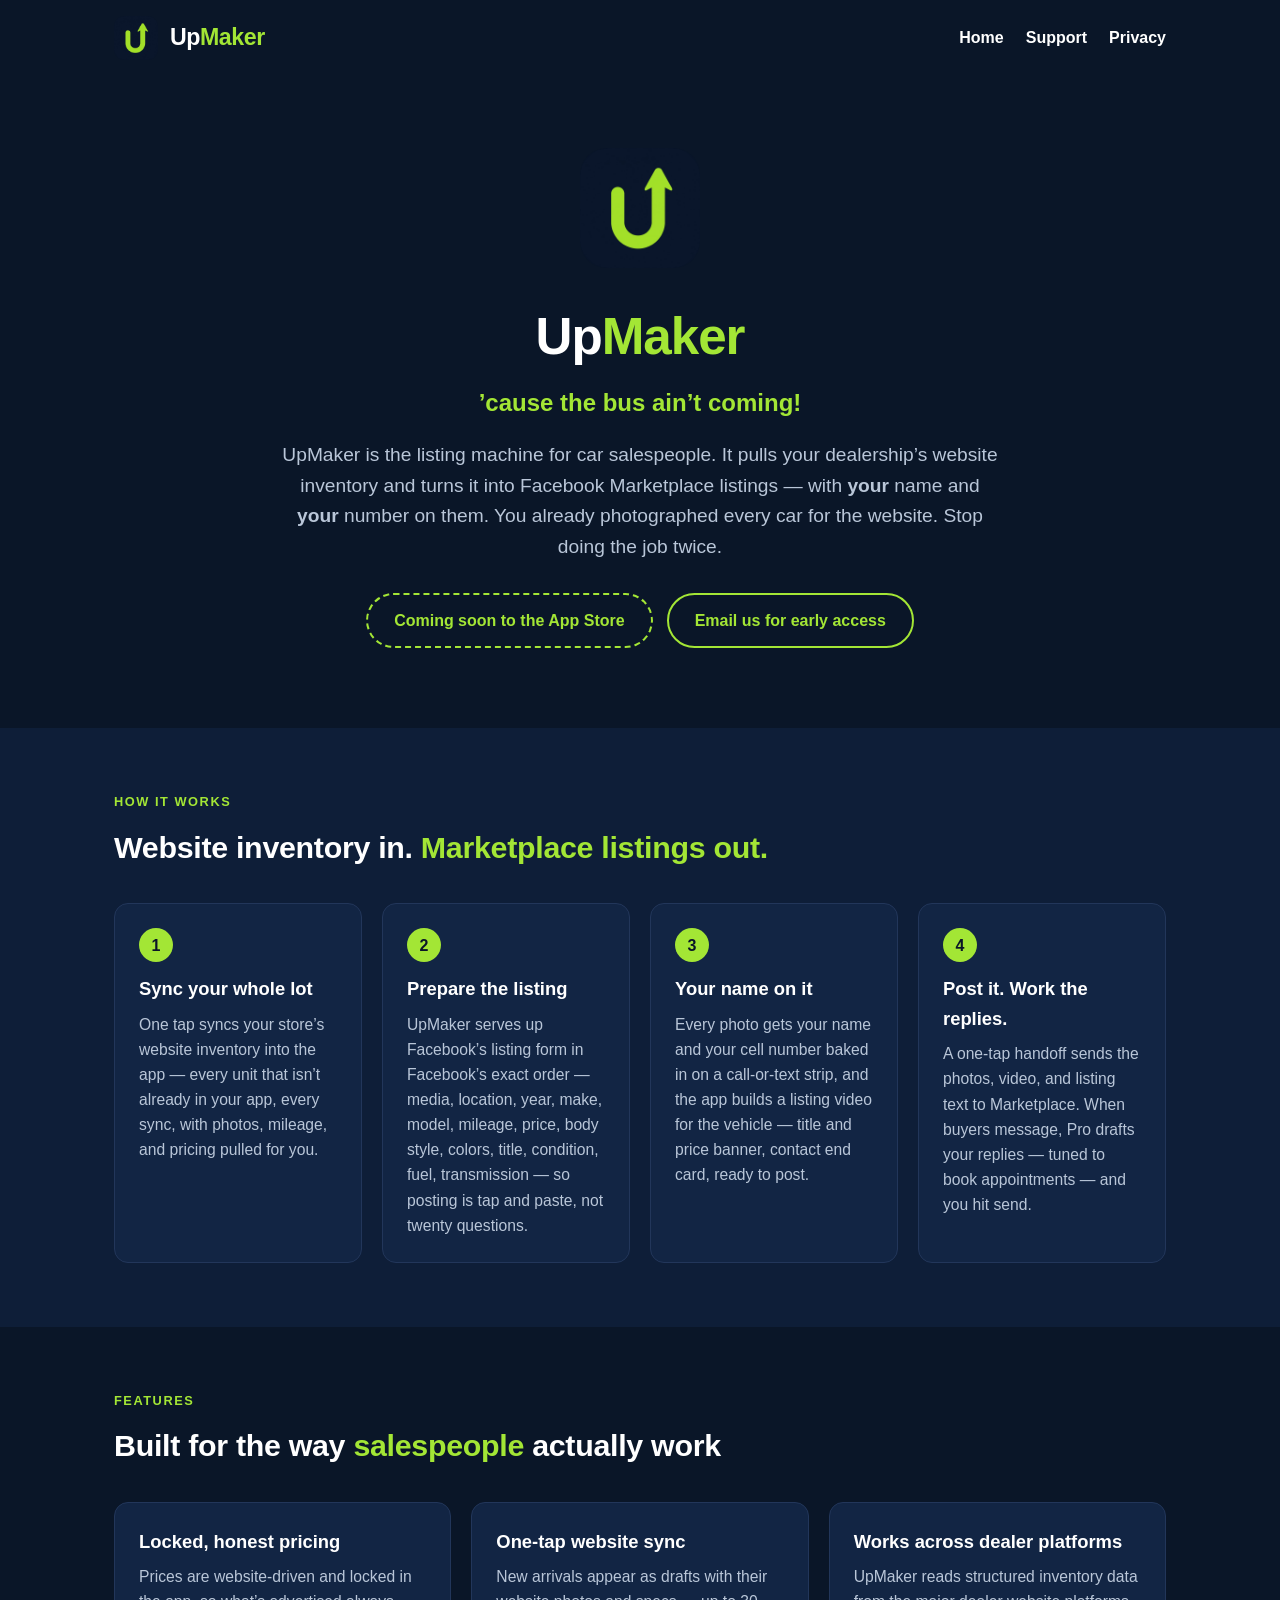
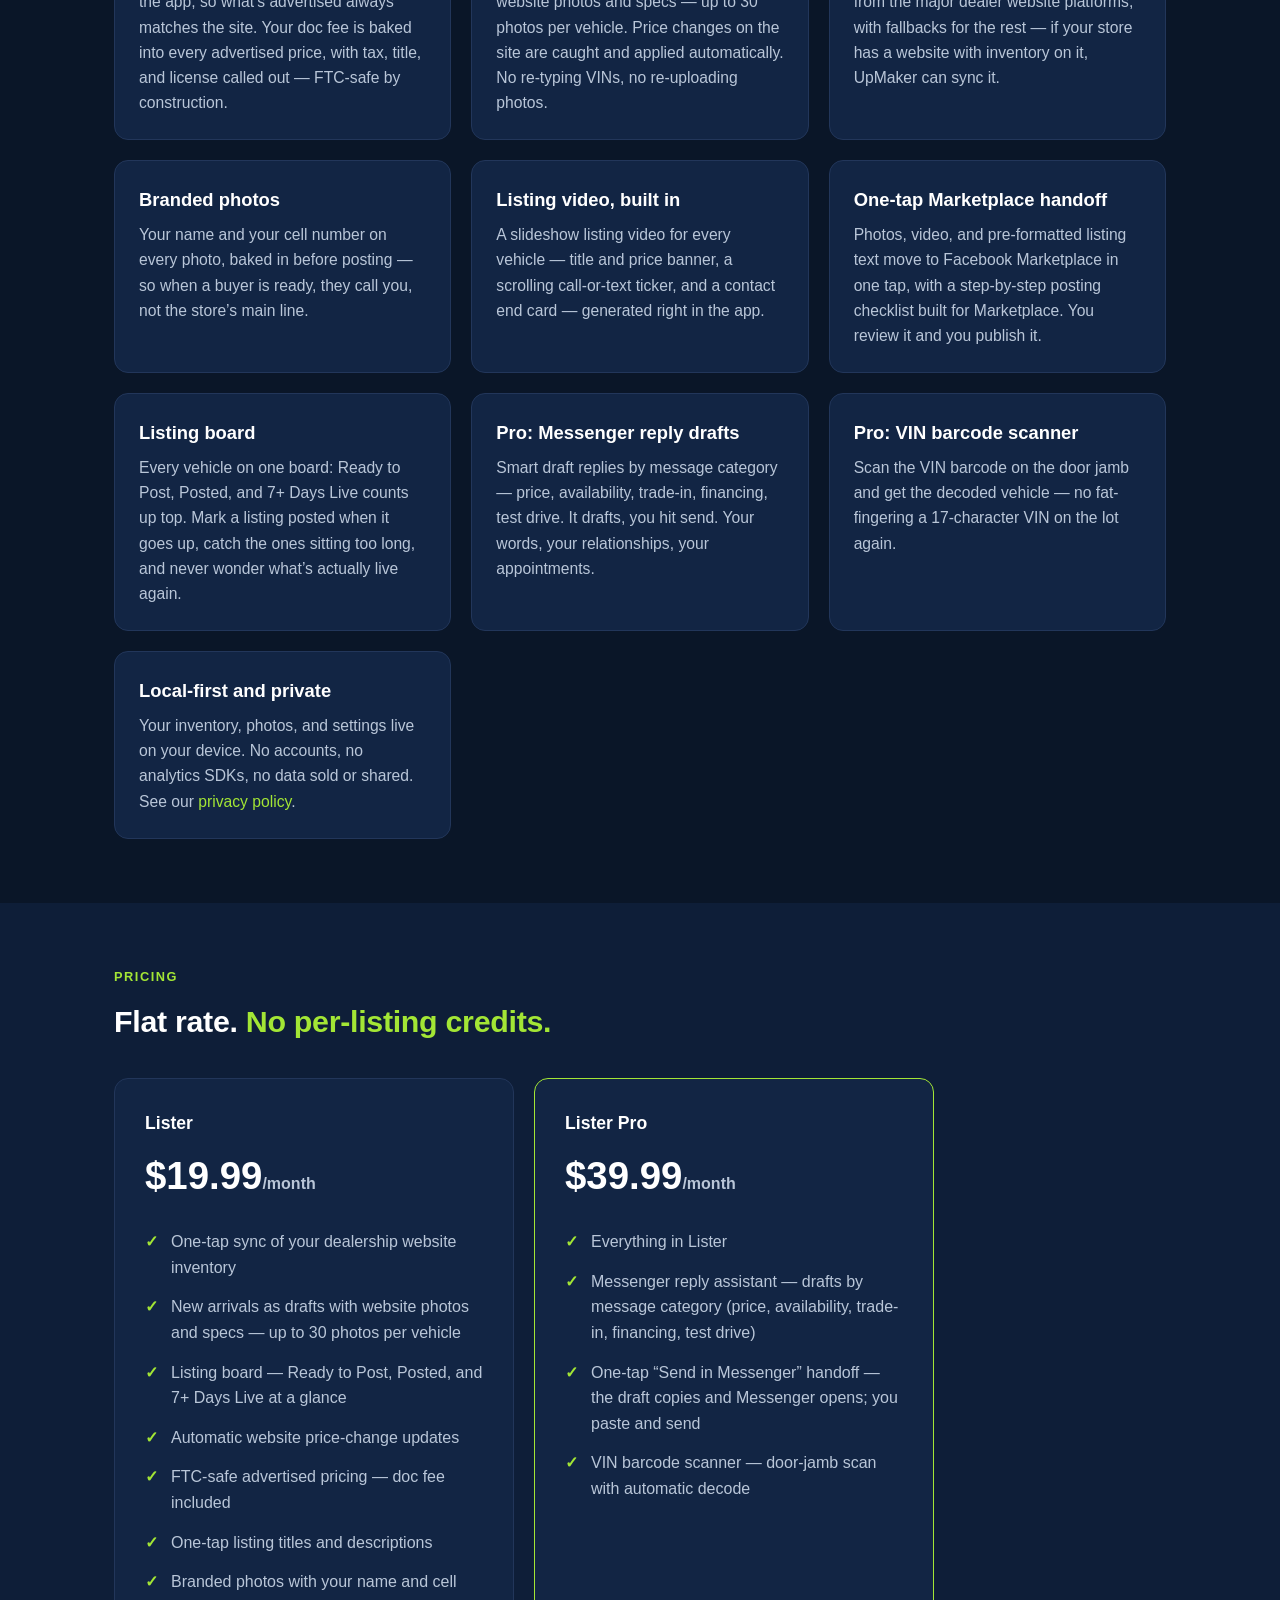
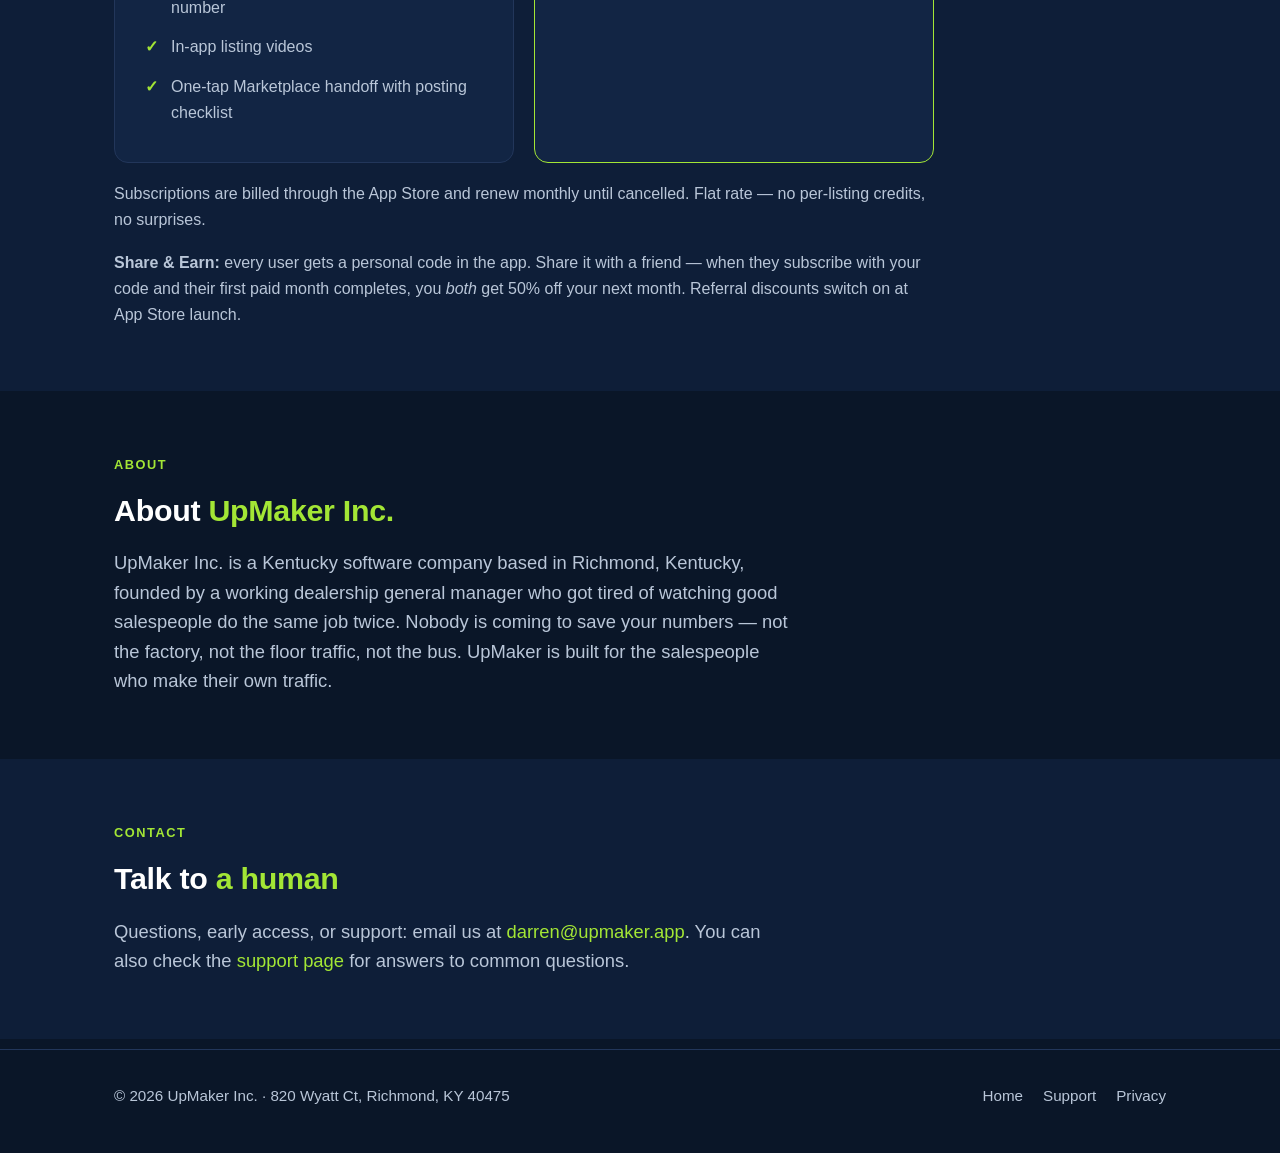
<file: index.html>
<!DOCTYPE html>
<html lang="en">
<head>
<meta charset="UTF-8">
<meta name="viewport" content="width=device-width, initial-scale=1.0">
<title>UpMaker — The Listing Machine for Car Salespeople</title>
<meta name="description" content="UpMaker by UpMaker Inc. syncs your dealership website inventory and turns it into Facebook Marketplace listings with your name on them. Lister $19.99/mo, Lister Pro $39.99/mo.">
<link rel="icon" type="image/png" href="assets/AppIcon-rounded.png">
<link rel="stylesheet" href="styles.css">
</head>
<body>

<header class="site-header">
  <a class="brand" href="index.html">
    <img src="assets/AppIcon-rounded.png" alt="UpMaker logo">
    <span class="wordmark">Up<span>Maker</span></span>
  </a>
  <nav class="site-nav">
    <a href="index.html">Home</a>
    <a href="support.html">Support</a>
    <a href="privacy.html">Privacy</a>
  </nav>
</header>

<main>
  <!-- Hero -->
  <div class="wrap">
    <div class="hero">
      <img class="logo" src="assets/AppIcon-rounded.png" alt="UpMaker app icon — lime arrow-U on midnight navy">
      <div class="wordmark-big">Up<span style="color:var(--lime)">Maker</span></div>
      <div class="tagline">&rsquo;cause the bus ain&rsquo;t coming!</div>
      <p class="positioning">UpMaker is the listing machine for car salespeople. It pulls your dealership&rsquo;s website inventory and turns it into Facebook Marketplace listings &mdash; with <strong>your</strong> name and <strong>your</strong> number on them. You already photographed every car for the website. Stop doing the job twice.</p>
      <div class="cta-row">
        <span class="coming-soon">Coming soon to the App Store</span>
        <a class="btn ghost" href="mailto:darren@upmaker.app">Email us for early access</a>
      </div>
    </div>
  </div>

  <!-- How it works -->
  <section class="section-alt">
    <div class="wrap">
      <p class="eyebrow">How it works</p>
      <h2>Website inventory in. <span class="accent">Marketplace listings out.</span></h2>
      <div class="grid steps">
        <div class="card">
          <span class="step-num">1</span>
          <h3>Sync your whole lot</h3>
          <p>One tap syncs your store&rsquo;s website inventory into the app &mdash; every unit that isn&rsquo;t already in your app, every sync, with photos, mileage, and pricing pulled for you.</p>
        </div>
        <div class="card">
          <span class="step-num">2</span>
          <h3>Prepare the listing</h3>
          <p>UpMaker serves up Facebook&rsquo;s listing form in Facebook&rsquo;s exact order &mdash; media, location, year, make, model, mileage, price, body style, colors, title, condition, fuel, transmission &mdash; so posting is tap and paste, not twenty questions.</p>
        </div>
        <div class="card">
          <span class="step-num">3</span>
          <h3>Your name on it</h3>
          <p>Every photo gets your name and your cell number baked in on a call-or-text strip, and the app builds a listing video for the vehicle &mdash; title and price banner, contact end card, ready to post.</p>
        </div>
        <div class="card">
          <span class="step-num">4</span>
          <h3>Post it. Work the replies.</h3>
          <p>A one-tap handoff sends the photos, video, and listing text to Marketplace. When buyers message, Pro drafts your replies &mdash; tuned to book appointments &mdash; and you hit send.</p>
        </div>
      </div>
    </div>
  </section>

  <!-- Features -->
  <section>
    <div class="wrap">
      <p class="eyebrow">Features</p>
      <h2>Built for the way <span class="accent">salespeople</span> actually work</h2>
      <div class="grid features">
        <div class="card">
          <h3>Locked, honest pricing</h3>
          <p>Prices are website-driven and locked in the app, so what&rsquo;s advertised always matches the site. Your doc fee is baked into every advertised price, with tax, title, and license called out &mdash; FTC-safe by construction.</p>
        </div>
        <div class="card">
          <h3>One-tap website sync</h3>
          <p>New arrivals appear as drafts with their website photos and specs &mdash; up to 30 photos per vehicle. Price changes on the site are caught and applied automatically. No re-typing VINs, no re-uploading photos.</p>
        </div>
        <div class="card">
          <h3>Works across dealer platforms</h3>
          <p>UpMaker reads structured inventory data from the major dealer website platforms, with fallbacks for the rest &mdash; if your store has a website with inventory on it, UpMaker can sync it.</p>
        </div>
        <div class="card">
          <h3>Branded photos</h3>
          <p>Your name and your cell number on every photo, baked in before posting &mdash; so when a buyer is ready, they call you, not the store&rsquo;s main line.</p>
        </div>
        <div class="card">
          <h3>Listing video, built in</h3>
          <p>A slideshow listing video for every vehicle &mdash; title and price banner, a scrolling call-or-text ticker, and a contact end card &mdash; generated right in the app.</p>
        </div>
        <div class="card">
          <h3>One-tap Marketplace handoff</h3>
          <p>Photos, video, and pre-formatted listing text move to Facebook Marketplace in one tap, with a step-by-step posting checklist built for Marketplace. You review it and you publish it.</p>
        </div>
        <div class="card">
          <h3>Listing board</h3>
          <p>Every vehicle on one board: Ready to Post, Posted, and 7+ Days Live counts up top. Mark a listing posted when it goes up, catch the ones sitting too long, and never wonder what&rsquo;s actually live again.</p>
        </div>
        <div class="card">
          <h3>Pro: Messenger reply drafts</h3>
          <p>Smart draft replies by message category &mdash; price, availability, trade-in, financing, test drive. It drafts, you hit send. Your words, your relationships, your appointments.</p>
        </div>
        <div class="card">
          <h3>Pro: VIN barcode scanner</h3>
          <p>Scan the VIN barcode on the door jamb and get the decoded vehicle &mdash; no fat-fingering a 17-character VIN on the lot again.</p>
        </div>
        <div class="card">
          <h3>Local-first and private</h3>
          <p>Your inventory, photos, and settings live on your device. No accounts, no analytics SDKs, no data sold or shared. See our <a href="privacy.html">privacy policy</a>.</p>
        </div>
      </div>
    </div>
  </section>

  <!-- Pricing -->
  <section class="section-alt">
    <div class="wrap">
      <p class="eyebrow">Pricing</p>
      <h2>Flat rate. <span class="accent">No per-listing credits.</span></h2>
      <div class="grid pricing">
        <div class="price-card">
          <div class="tier">Lister</div>
          <div class="price">$19.99<small>/month</small></div>
          <ul>
            <li>One-tap sync of your dealership website inventory</li>
            <li>New arrivals as drafts with website photos and specs &mdash; up to 30 photos per vehicle</li>
            <li>Listing board &mdash; Ready to Post, Posted, and 7+ Days Live at a glance</li>
            <li>Automatic website price-change updates</li>
            <li>FTC-safe advertised pricing &mdash; doc fee included</li>
            <li>One-tap listing titles and descriptions</li>
            <li>Branded photos with your name and cell number</li>
            <li>In-app listing videos</li>
            <li>One-tap Marketplace handoff with posting checklist</li>
          </ul>
        </div>
        <div class="price-card pro">
          <div class="tier">Lister Pro</div>
          <div class="price">$39.99<small>/month</small></div>
          <ul>
            <li>Everything in Lister</li>
            <li>Messenger reply assistant &mdash; drafts by message category (price, availability, trade-in, financing, test drive)</li>
            <li>One-tap &ldquo;Send in Messenger&rdquo; handoff &mdash; the draft copies and Messenger opens; you paste and send</li>
            <li>VIN barcode scanner &mdash; door-jamb scan with automatic decode</li>
          </ul>
        </div>
      </div>
      <p class="price-note">Subscriptions are billed through the App Store and renew monthly until cancelled. Flat rate &mdash; no per-listing credits, no surprises.</p>
      <p class="price-note"><strong>Share &amp; Earn:</strong> every user gets a personal code in the app. Share it with a friend &mdash; when they subscribe with your code and their first paid month completes, you <em>both</em> get 50% off your next month. Referral discounts switch on at App Store launch.</p>
    </div>
  </section>

  <!-- About -->
  <section>
    <div class="wrap">
      <p class="eyebrow">About</p>
      <h2>About <span class="accent">UpMaker Inc.</span></h2>
      <p class="lede">UpMaker Inc. is a Kentucky software company based in Richmond, Kentucky, founded by a working dealership general manager who got tired of watching good salespeople do the same job twice. Nobody is coming to save your numbers &mdash; not the factory, not the floor traffic, not the bus. UpMaker is built for the salespeople who make their own traffic.</p>
    </div>
  </section>

  <!-- Contact -->
  <section class="section-alt">
    <div class="wrap">
      <p class="eyebrow">Contact</p>
      <h2>Talk to <span class="accent">a human</span></h2>
      <p class="lede">Questions, early access, or support: email us at <a href="mailto:darren@upmaker.app">darren@upmaker.app</a>. You can also check the <a href="support.html">support page</a> for answers to common questions.</p>
    </div>
  </section>
</main>

<footer class="site-footer">
  <div class="footer-inner">
    <div>&copy; 2026 UpMaker Inc. &middot; 820 Wyatt Ct, Richmond, KY 40475</div>
    <nav>
      <a href="index.html">Home</a>
      <a href="support.html">Support</a>
      <a href="privacy.html">Privacy</a>
    </nav>
  </div>
</footer>

</body>
</html>
</file>
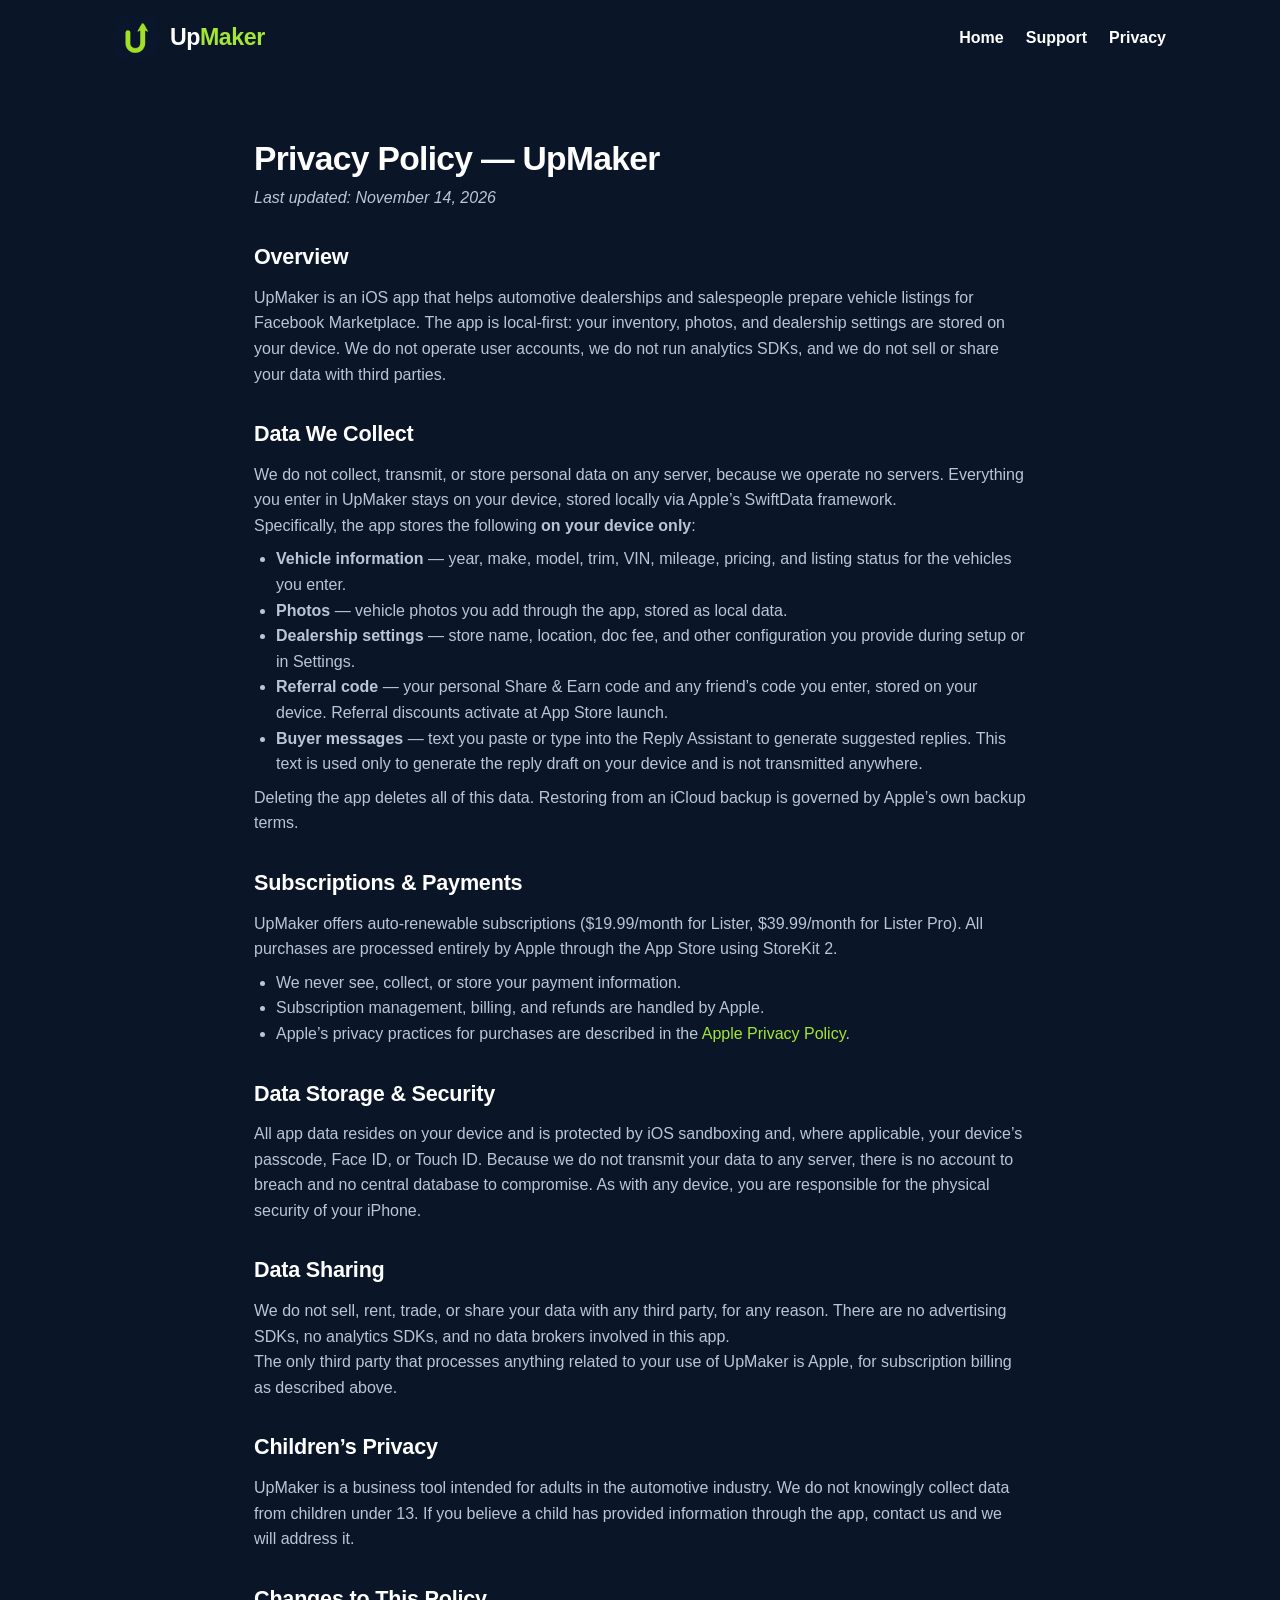
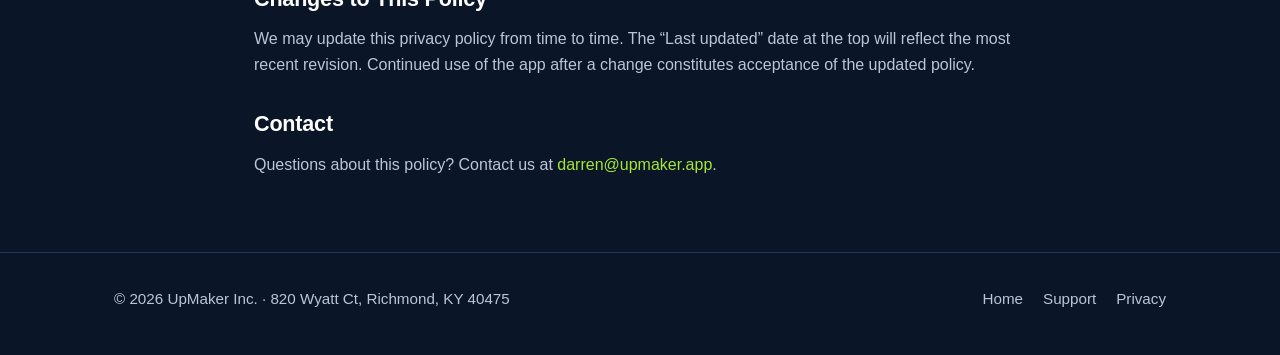
<file: privacy.html>
<!DOCTYPE html>
<html lang="en">
<head>
<meta charset="UTF-8">
<meta name="viewport" content="width=device-width, initial-scale=1.0">
<title>Privacy Policy — UpMaker</title>
<meta name="description" content="The UpMaker privacy policy: a local-first app by UpMaker Inc. No accounts, no analytics SDKs, no data sold or shared. Your inventory and photos stay on your device.">
<link rel="icon" type="image/png" href="assets/AppIcon-rounded.png">
<link rel="stylesheet" href="styles.css">
</head>
<body>

<header class="site-header">
  <a class="brand" href="index.html">
    <img src="assets/AppIcon-rounded.png" alt="UpMaker logo">
    <span class="wordmark">Up<span>Maker</span></span>
  </a>
  <nav class="site-nav">
    <a href="index.html">Home</a>
    <a href="support.html">Support</a>
    <a href="privacy.html">Privacy</a>
  </nav>
</header>

<main>
  <section>
    <div class="wrap prose">
      <h1>Privacy Policy — UpMaker</h1>
      <p class="updated">Last updated: November 14, 2026</p>

      <h2>Overview</h2>
      <p>UpMaker is an iOS app that helps automotive dealerships and salespeople prepare vehicle listings for Facebook Marketplace. The app is local-first: your inventory, photos, and dealership settings are stored on your device. We do not operate user accounts, we do not run analytics SDKs, and we do not sell or share your data with third parties.</p>

      <h2>Data We Collect</h2>
      <p>We do not collect, transmit, or store personal data on any server, because we operate no servers. Everything you enter in UpMaker stays on your device, stored locally via Apple&rsquo;s SwiftData framework.</p>
      <p>Specifically, the app stores the following <strong>on your device only</strong>:</p>
      <ul>
        <li><strong>Vehicle information</strong> — year, make, model, trim, VIN, mileage, pricing, and listing status for the vehicles you enter.</li>
        <li><strong>Photos</strong> — vehicle photos you add through the app, stored as local data.</li>
        <li><strong>Dealership settings</strong> — store name, location, doc fee, and other configuration you provide during setup or in Settings.</li>
        <li><strong>Referral code</strong> — your personal Share &amp; Earn code and any friend&rsquo;s code you enter, stored on your device. Referral discounts activate at App Store launch.</li>
        <li><strong>Buyer messages</strong> — text you paste or type into the Reply Assistant to generate suggested replies. This text is used only to generate the reply draft on your device and is not transmitted anywhere.</li>
      </ul>
      <p>Deleting the app deletes all of this data. Restoring from an iCloud backup is governed by Apple&rsquo;s own backup terms.</p>

      <h2>Subscriptions &amp; Payments</h2>
      <p>UpMaker offers auto-renewable subscriptions ($19.99/month for Lister, $39.99/month for Lister Pro). All purchases are processed entirely by Apple through the App Store using StoreKit 2.</p>
      <ul>
        <li>We never see, collect, or store your payment information.</li>
        <li>Subscription management, billing, and refunds are handled by Apple.</li>
        <li>Apple&rsquo;s privacy practices for purchases are described in the <a href="https://www.apple.com/legal/privacy/">Apple Privacy Policy</a>.</li>
      </ul>

      <h2>Data Storage &amp; Security</h2>
      <p>All app data resides on your device and is protected by iOS sandboxing and, where applicable, your device&rsquo;s passcode, Face ID, or Touch ID. Because we do not transmit your data to any server, there is no account to breach and no central database to compromise. As with any device, you are responsible for the physical security of your iPhone.</p>

      <h2>Data Sharing</h2>
      <p>We do not sell, rent, trade, or share your data with any third party, for any reason. There are no advertising SDKs, no analytics SDKs, and no data brokers involved in this app.</p>
      <p>The only third party that processes anything related to your use of UpMaker is Apple, for subscription billing as described above.</p>

      <h2>Children&rsquo;s Privacy</h2>
      <p>UpMaker is a business tool intended for adults in the automotive industry. We do not knowingly collect data from children under 13. If you believe a child has provided information through the app, contact us and we will address it.</p>

      <h2>Changes to This Policy</h2>
      <p>We may update this privacy policy from time to time. The &ldquo;Last updated&rdquo; date at the top will reflect the most recent revision. Continued use of the app after a change constitutes acceptance of the updated policy.</p>

      <h2>Contact</h2>
      <p>Questions about this policy? Contact us at <a href="mailto:darren@upmaker.app">darren@upmaker.app</a>.</p>
    </div>
  </section>
</main>

<footer class="site-footer">
  <div class="footer-inner">
    <div>&copy; 2026 UpMaker Inc. &middot; 820 Wyatt Ct, Richmond, KY 40475</div>
    <nav>
      <a href="index.html">Home</a>
      <a href="support.html">Support</a>
      <a href="privacy.html">Privacy</a>
    </nav>
  </div>
</footer>

</body>
</html>
</file>
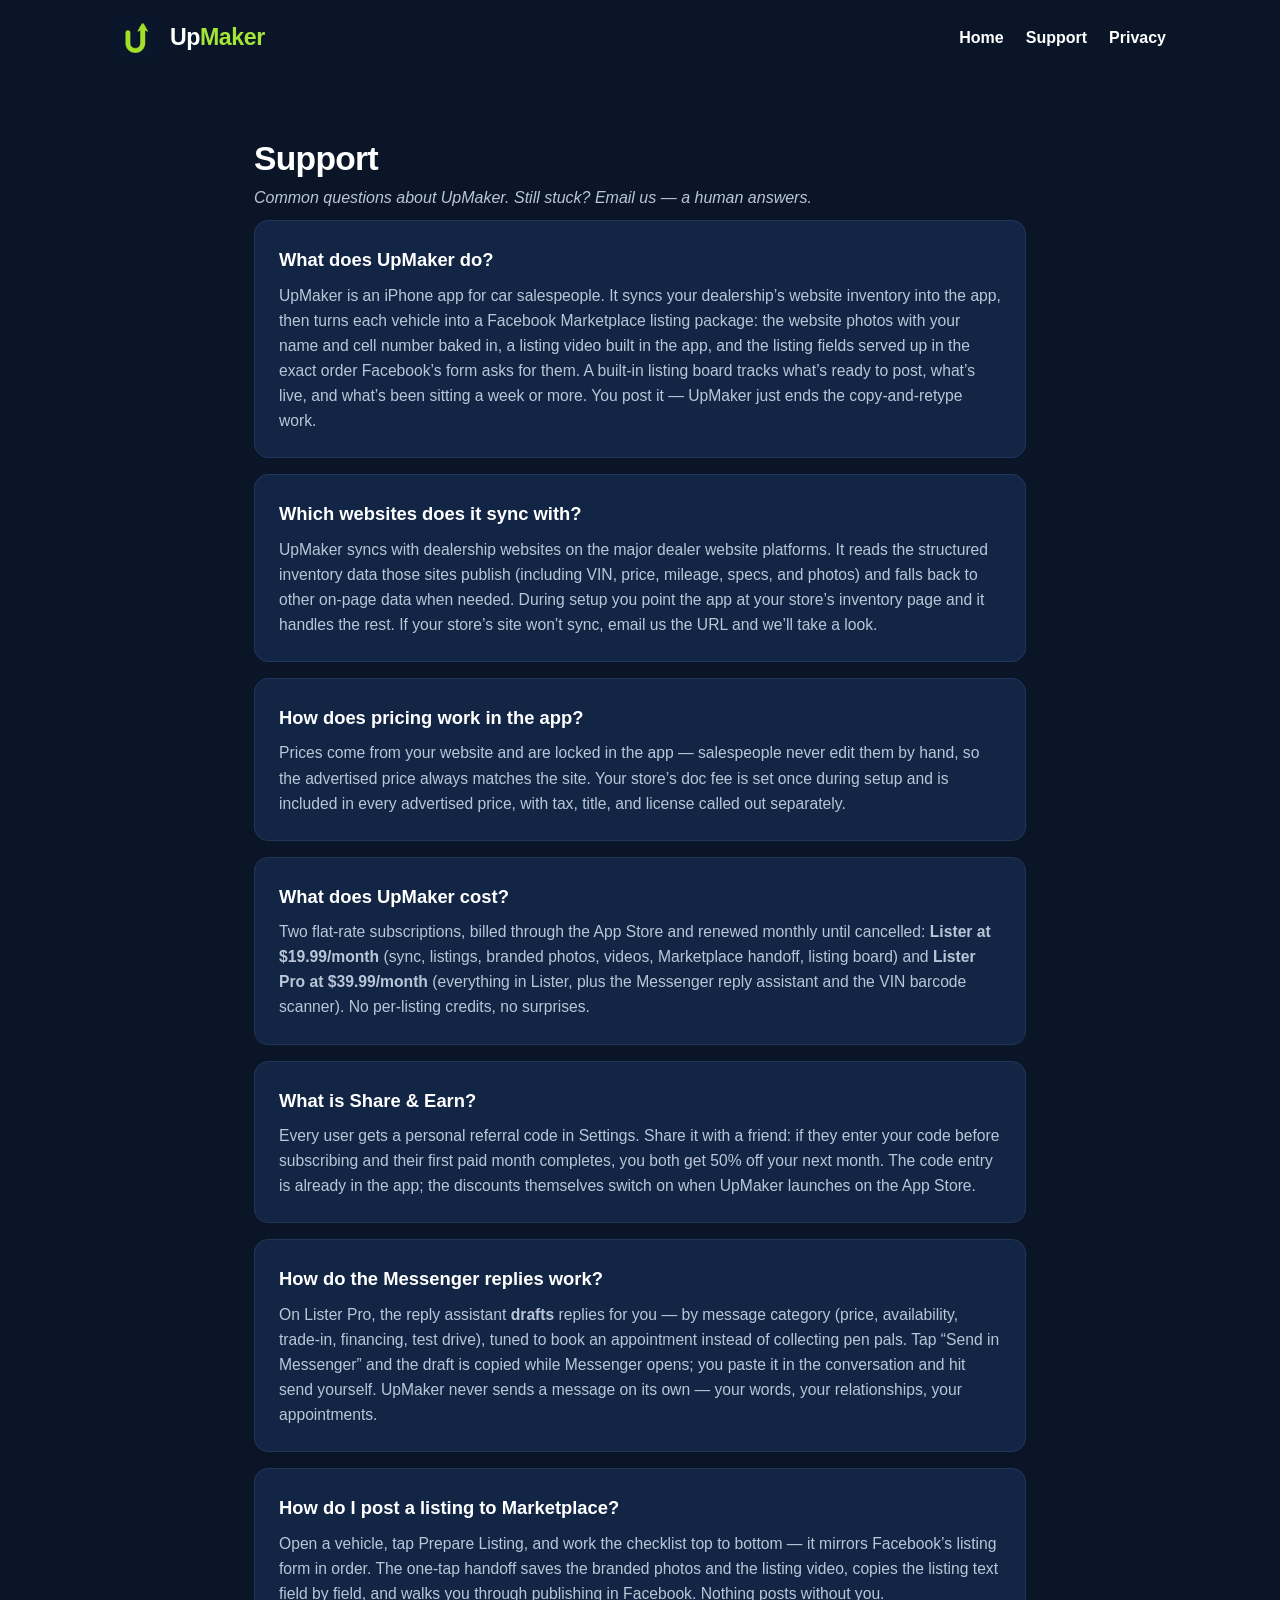
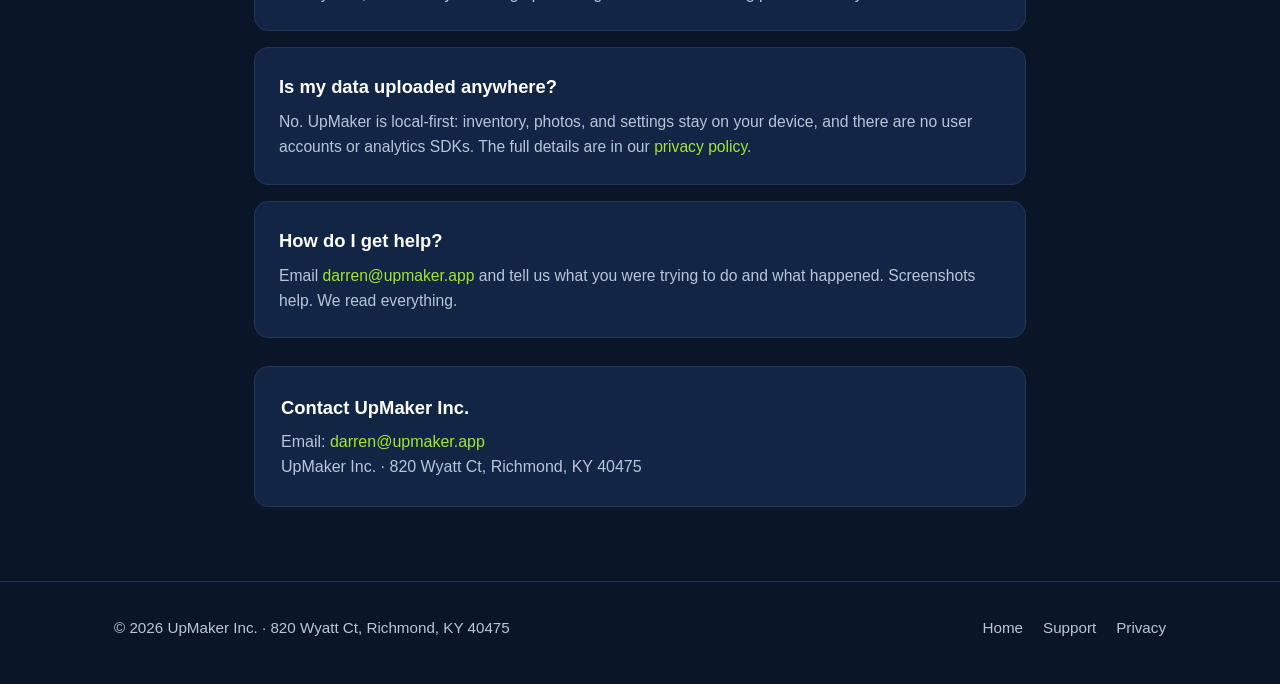
<file: support.html>
<!DOCTYPE html>
<html lang="en">
<head>
<meta charset="UTF-8">
<meta name="viewport" content="width=device-width, initial-scale=1.0">
<title>Support — UpMaker</title>
<meta name="description" content="UpMaker support: what the app does, which dealership websites it syncs with, pricing, how the Messenger reply drafts work, and how to reach a human at UpMaker Inc.">
<link rel="icon" type="image/png" href="assets/AppIcon-rounded.png">
<link rel="stylesheet" href="styles.css">
</head>
<body>

<header class="site-header">
  <a class="brand" href="index.html">
    <img src="assets/AppIcon-rounded.png" alt="UpMaker logo">
    <span class="wordmark">Up<span>Maker</span></span>
  </a>
  <nav class="site-nav">
    <a href="index.html">Home</a>
    <a href="support.html">Support</a>
    <a href="privacy.html">Privacy</a>
  </nav>
</header>

<main>
  <section>
    <div class="wrap prose">
      <h1>Support</h1>
      <p class="updated">Common questions about UpMaker. Still stuck? Email us &mdash; a human answers.</p>

      <div class="faq">
        <div class="card">
          <h3>What does UpMaker do?</h3>
          <p>UpMaker is an iPhone app for car salespeople. It syncs your dealership&rsquo;s website inventory into the app, then turns each vehicle into a Facebook Marketplace listing package: the website photos with your name and cell number baked in, a listing video built in the app, and the listing fields served up in the exact order Facebook&rsquo;s form asks for them. A built-in listing board tracks what&rsquo;s ready to post, what&rsquo;s live, and what&rsquo;s been sitting a week or more. You post it &mdash; UpMaker just ends the copy-and-retype work.</p>
        </div>

        <div class="card">
          <h3>Which websites does it sync with?</h3>
          <p>UpMaker syncs with dealership websites on the major dealer website platforms. It reads the structured inventory data those sites publish (including VIN, price, mileage, specs, and photos) and falls back to other on-page data when needed. During setup you point the app at your store&rsquo;s inventory page and it handles the rest. If your store&rsquo;s site won&rsquo;t sync, email us the URL and we&rsquo;ll take a look.</p>
        </div>

        <div class="card">
          <h3>How does pricing work in the app?</h3>
          <p>Prices come from your website and are locked in the app &mdash; salespeople never edit them by hand, so the advertised price always matches the site. Your store&rsquo;s doc fee is set once during setup and is included in every advertised price, with tax, title, and license called out separately.</p>
        </div>

        <div class="card">
          <h3>What does UpMaker cost?</h3>
          <p>Two flat-rate subscriptions, billed through the App Store and renewed monthly until cancelled: <strong>Lister at $19.99/month</strong> (sync, listings, branded photos, videos, Marketplace handoff, listing board) and <strong>Lister Pro at $39.99/month</strong> (everything in Lister, plus the Messenger reply assistant and the VIN barcode scanner). No per-listing credits, no surprises.</p>
        </div>

        <div class="card">
          <h3>What is Share &amp; Earn?</h3>
          <p>Every user gets a personal referral code in Settings. Share it with a friend: if they enter your code before subscribing and their first paid month completes, you both get 50% off your next month. The code entry is already in the app; the discounts themselves switch on when UpMaker launches on the App Store.</p>
        </div>

        <div class="card">
          <h3>How do the Messenger replies work?</h3>
          <p>On Lister Pro, the reply assistant <strong>drafts</strong> replies for you &mdash; by message category (price, availability, trade-in, financing, test drive), tuned to book an appointment instead of collecting pen pals. Tap &ldquo;Send in Messenger&rdquo; and the draft is copied while Messenger opens; you paste it in the conversation and hit send yourself. UpMaker never sends a message on its own &mdash; your words, your relationships, your appointments.</p>
        </div>

        <div class="card">
          <h3>How do I post a listing to Marketplace?</h3>
          <p>Open a vehicle, tap Prepare Listing, and work the checklist top to bottom &mdash; it mirrors Facebook&rsquo;s listing form in order. The one-tap handoff saves the branded photos and the listing video, copies the listing text field by field, and walks you through publishing in Facebook. Nothing posts without you.</p>
        </div>

        <div class="card">
          <h3>Is my data uploaded anywhere?</h3>
          <p>No. UpMaker is local-first: inventory, photos, and settings stay on your device, and there are no user accounts or analytics SDKs. The full details are in our <a href="privacy.html">privacy policy</a>.</p>
        </div>

        <div class="card">
          <h3>How do I get help?</h3>
          <p>Email <a href="mailto:darren@upmaker.app">darren@upmaker.app</a> and tell us what you were trying to do and what happened. Screenshots help. We read everything.</p>
        </div>
      </div>

      <div class="contact-block">
        <h3 style="margin-bottom:6px">Contact UpMaker Inc.</h3>
        <p>Email: <a href="mailto:darren@upmaker.app">darren@upmaker.app</a><br>
        UpMaker Inc. &middot; 820 Wyatt Ct, Richmond, KY 40475</p>
      </div>
    </div>
  </section>
</main>

<footer class="site-footer">
  <div class="footer-inner">
    <div>&copy; 2026 UpMaker Inc. &middot; 820 Wyatt Ct, Richmond, KY 40475</div>
    <nav>
      <a href="index.html">Home</a>
      <a href="support.html">Support</a>
      <a href="privacy.html">Privacy</a>
    </nav>
  </div>
</footer>

</body>
</html>
</file>
<file: styles.css>
/* UpMaker Inc. — shared site styles. No frameworks, no external assets. */
:root{
  --navy:#0A1628;
  --navy-2:#0E1E38;
  --navy-3:#122544;
  --lime:#A3E635;
  --lime-dark:#84CC16;
  --white:#FFFFFF;
  --muted:#B9C6D8;
  --line:#22365A;
}
*{box-sizing:border-box;margin:0;padding:0}
html{scroll-behavior:smooth}
body{
  font-family:-apple-system,BlinkMacSystemFont,"Segoe UI",Roboto,Helvetica,Arial,sans-serif;
  background:var(--navy);
  color:var(--white);
  line-height:1.6;
  -webkit-font-smoothing:antialiased;
}
a{color:var(--lime);text-decoration:none}
a:hover{text-decoration:underline}
img{max-width:100%}

/* Header */
.site-header{
  display:flex;align-items:center;justify-content:space-between;
  padding:16px 24px;max-width:1100px;margin:0 auto;
}
.brand{display:flex;align-items:center;gap:12px;color:var(--white)}
.brand:hover{text-decoration:none}
.brand img{width:44px;height:44px;border-radius:10px}
.brand .wordmark{font-size:1.45rem;font-weight:800;letter-spacing:-.02em}
.brand .wordmark span{color:var(--lime)}
.site-nav{display:flex;gap:22px;font-weight:600}
.site-nav a{color:var(--white)}
.site-nav a:hover{color:var(--lime);text-decoration:none}

/* Layout */
.wrap{max-width:1100px;margin:0 auto;padding:0 24px}
section{padding:64px 0}
.section-alt{background:var(--navy-2)}
h1{font-size:2.6rem;line-height:1.15;letter-spacing:-.02em}
h2{font-size:1.9rem;margin-bottom:14px;letter-spacing:-.01em}
h2 .accent{color:var(--lime)}
h3{font-size:1.15rem;margin-bottom:8px}
p.lede{font-size:1.15rem;color:var(--muted);max-width:680px}
.eyebrow{color:var(--lime);font-weight:700;text-transform:uppercase;letter-spacing:.12em;font-size:.8rem;margin-bottom:10px}

/* Hero */
.hero{text-align:center;padding:72px 0 80px}
.hero img.logo{width:120px;height:120px;border-radius:26px;margin-bottom:20px}
.hero .wordmark-big{font-size:3.2rem;font-weight:800;letter-spacing:-.02em}
.hero .wordmark-big span{color:var(--lime)}
.hero .tagline{font-size:1.5rem;font-weight:700;color:var(--lime);margin:6px 0 18px}
.hero p.positioning{font-size:1.2rem;color:var(--muted);max-width:720px;margin:0 auto 30px}
.cta-row{display:flex;gap:14px;justify-content:center;flex-wrap:wrap}
.btn{
  display:inline-block;padding:13px 26px;border-radius:999px;font-weight:700;
  border:2px solid var(--lime);color:var(--navy);background:var(--lime);
}
.btn:hover{background:var(--lime-dark);border-color:var(--lime-dark);text-decoration:none}
.btn.ghost{background:transparent;color:var(--lime)}
.btn.ghost:hover{background:var(--navy-3);color:var(--lime)}
.coming-soon{display:inline-block;padding:13px 26px;border-radius:999px;font-weight:700;border:2px dashed var(--lime);color:var(--lime)}

/* Steps + feature grid */
.grid{display:grid;gap:20px;margin-top:32px}
.grid.steps{grid-template-columns:repeat(4,1fr)}
.grid.features{grid-template-columns:repeat(3,1fr)}
.card{
  background:var(--navy-3);border:1px solid var(--line);border-radius:14px;padding:24px;
}
.card .step-num{
  display:inline-flex;align-items:center;justify-content:center;
  width:34px;height:34px;border-radius:50%;background:var(--lime);color:var(--navy);
  font-weight:800;margin-bottom:12px;
}
.card p{color:var(--muted);font-size:.98rem}

/* Pricing */
.grid.pricing{grid-template-columns:repeat(2,1fr);max-width:820px}
.price-card{background:var(--navy-3);border:1px solid var(--line);border-radius:14px;padding:30px}
.price-card.pro{border-color:var(--lime)}
.price-card .tier{font-weight:800;font-size:1.1rem}
.price-card .price{font-size:2.4rem;font-weight:800;margin:8px 0 2px}
.price-card .price small{font-size:1rem;color:var(--muted);font-weight:600}
.price-card ul{list-style:none;margin-top:16px}
.price-card li{padding:7px 0 7px 26px;position:relative;color:var(--muted)}
.price-card li::before{content:"✓";position:absolute;left:0;color:var(--lime);font-weight:800}
.price-note{color:var(--muted);margin-top:18px;max-width:820px}

/* Prose pages (privacy, support) */
.prose{max-width:820px}
.prose h1{font-size:2.1rem;margin-bottom:6px}
.prose h2{font-size:1.35rem;margin:30px 0 10px}
.prose p,.prose li{color:var(--muted)}
.prose ul{margin:8px 0 8px 22px}
.prose .updated{color:var(--muted);font-style:italic;margin-bottom:10px}
.faq{margin-top:10px}
.faq .card{margin-bottom:16px}
.contact-block{
  background:var(--navy-3);border:1px solid var(--line);border-radius:14px;
  padding:26px;margin-top:28px;max-width:820px;
}
.contact-block p{color:var(--muted)}

/* Footer */
.site-footer{border-top:1px solid var(--line);padding:34px 0 44px;margin-top:10px}
.footer-inner{
  max-width:1100px;margin:0 auto;padding:0 24px;
  display:flex;justify-content:space-between;gap:20px;flex-wrap:wrap;color:var(--muted);font-size:.95rem;
}
.footer-inner nav{display:flex;gap:20px}
.footer-inner a{color:var(--muted)}
.footer-inner a:hover{color:var(--lime)}

/* Responsive */
@media (max-width:900px){
  .grid.steps{grid-template-columns:repeat(2,1fr)}
  .grid.features{grid-template-columns:repeat(2,1fr)}
}
@media (max-width:600px){
  h1{font-size:2rem}
  .hero .wordmark-big{font-size:2.4rem}
  .hero .tagline{font-size:1.2rem}
  .grid.steps,.grid.features,.grid.pricing{grid-template-columns:1fr}
  .site-header{flex-direction:column;gap:12px}
  section{padding:44px 0}
}
</file>
